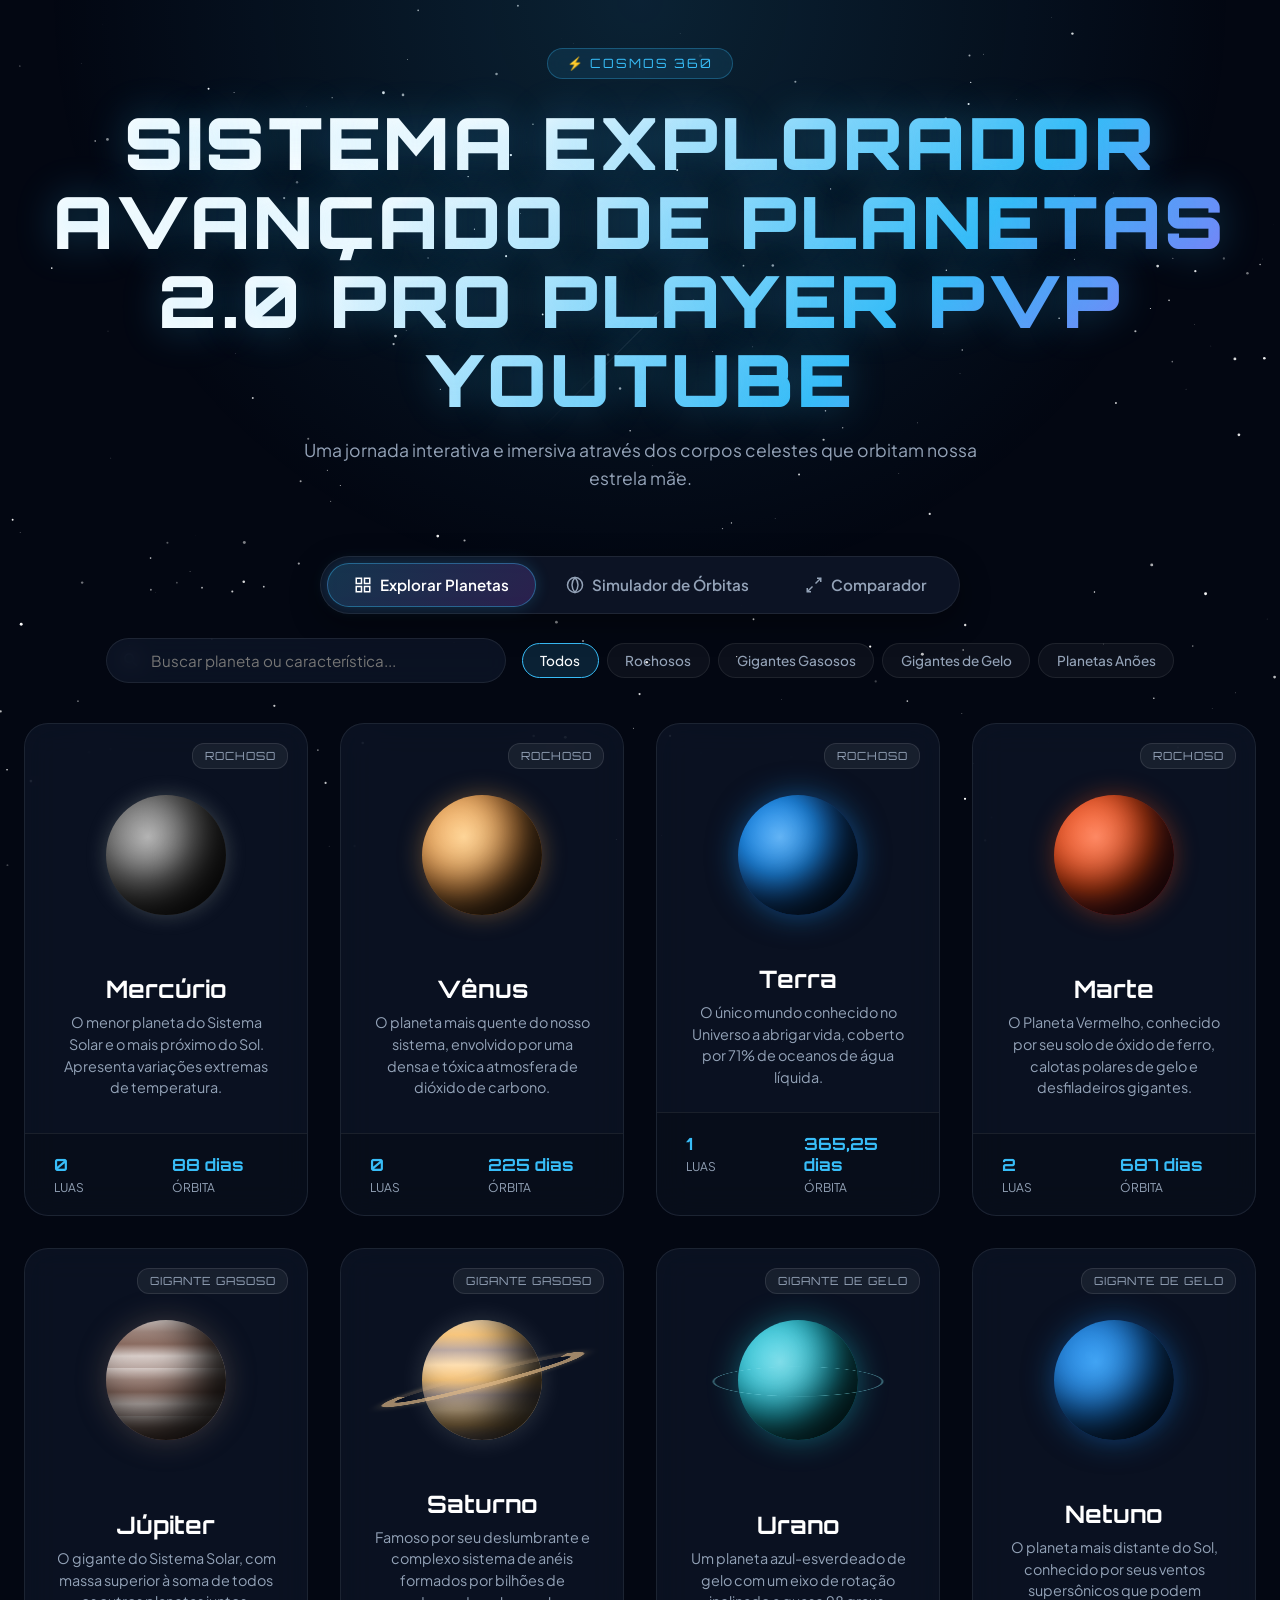
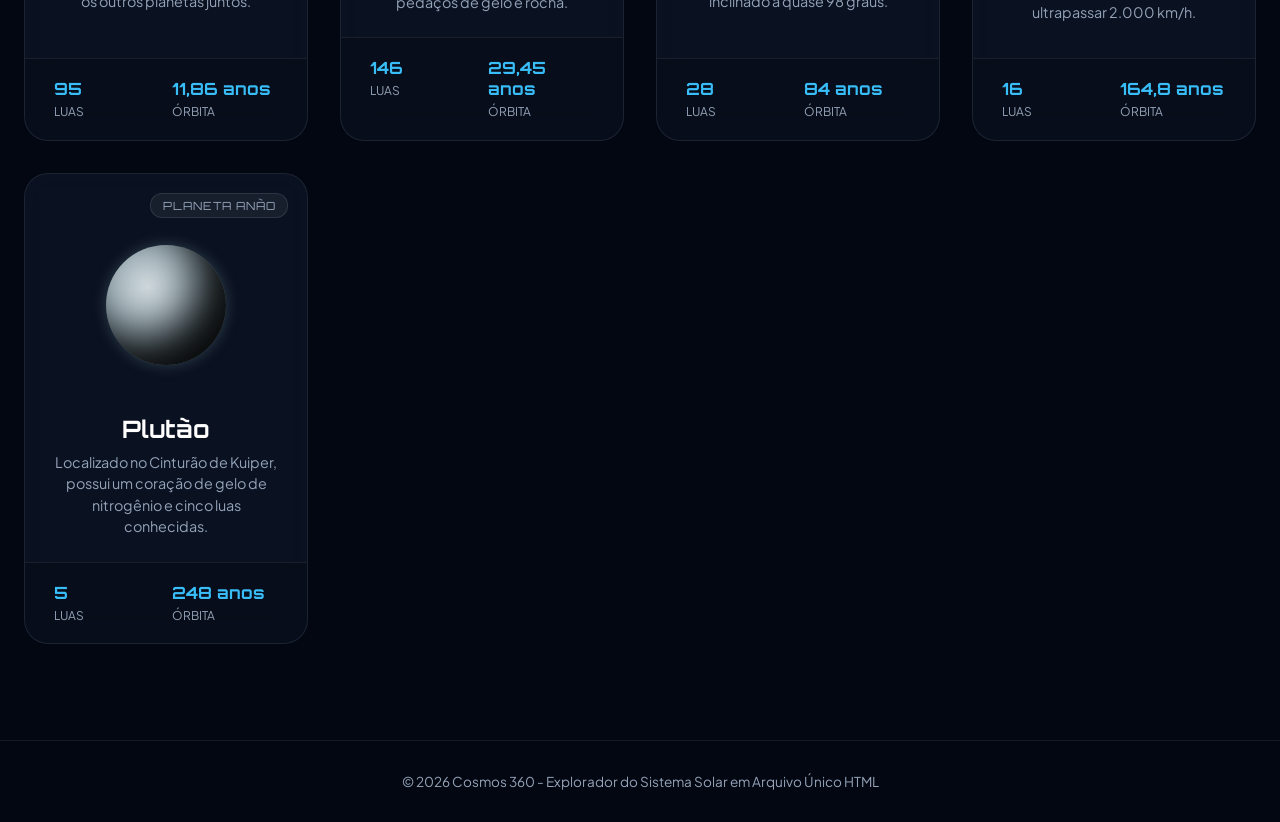
<file: planeta/planetas.html>
<!DOCTYPE html>
<html lang="pt-BR">
<head>
    <meta charset="UTF-8">
    <meta name="viewport" content="width=device-width, initial-scale=1.0">
    <meta name="description" content="Exploração interativa do Sistema Solar - descubra dados detalhados, simulações orbitais e comparações entre os planetas.">
    <title>Cosmos - Exploração Interativa do Sistema Solar</title>
    
    <!-- Google Fonts -->
    <link rel="preconnect" href="https://fonts.googleapis.com">
    <link rel="preconnect" href="https://fonts.gstatic.com" crossorigin>
    <link href="https://fonts.googleapis.com/css2?family=Orbitron:wght@400;600;800;900&family=Plus+Jakarta+Sans:wght@300;400;500;600;700&display=swap" rel="stylesheet">

    <style>
        :root {
            --bg-dark: #030712;
            --card-bg: rgba(15, 23, 42, 0.65);
            --card-border: rgba(255, 255, 255, 0.08);
            --card-hover-border: rgba(56, 189, 248, 0.5);
            --accent-cyan: #38bdf8;
            --accent-purple: #a855f7;
            --accent-gold: #fbbf24;
            --text-primary: #f8fafc;
            --text-secondary: #94a3b8;
            --font-title: 'Orbitron', sans-serif;
            --font-body: 'Plus Jakarta Sans', sans-serif;
        }

        * {
            margin: 0;
            padding: 0;
            box-sizing: border-box;
            font-family: var(--font-body);
        }

        body {
            background-color: var(--bg-dark);
            color: var(--text-primary);
            min-height: 100vh;
            overflow-x: hidden;
            position: relative;
        }

        /* Canvas de Fundo (Estrelas e Meteoros) */
        #spaceCanvas {
            position: fixed;
            top: 0;
            left: 0;
            width: 100%;
            height: 100%;
            z-index: -1;
            pointer-events: none;
        }

        /* Header e Navbar */
        header {
            padding: 3rem 2rem 1.5rem;
            text-align: center;
            position: relative;
            background: radial-gradient(circle at 50% 0%, rgba(56, 189, 248, 0.15), transparent 70%);
        }

        .logo-tag {
            display: inline-flex;
            align-items: center;
            gap: 0.5rem;
            background: rgba(56, 189, 248, 0.1);
            border: 1px solid rgba(56, 189, 248, 0.3);
            color: var(--accent-cyan);
            padding: 0.4rem 1.2rem;
            border-radius: 50px;
            font-family: var(--font-title);
            font-size: 0.8rem;
            letter-spacing: 2px;
            text-transform: uppercase;
            margin-bottom: 1.5rem;
            backdrop-filter: blur(8px);
        }

        h1 {
            font-family: var(--font-title);
            font-size: clamp(2.5rem, 6vw, 4.5rem);
            font-weight: 900;
            line-height: 1.1;
            background: linear-gradient(135deg, #ffffff 30%, var(--accent-cyan) 70%, var(--accent-purple));
            -webkit-background-clip: text;
            -webkit-text-fill-color: transparent;
            margin-bottom: 1rem;
            text-transform: uppercase;
            letter-spacing: 3px;
            text-shadow: 0 0 40px rgba(56, 189, 248, 0.3);
        }

        p.subtitle {
            color: var(--text-secondary);
            font-size: 1.1rem;
            max-width: 680px;
            margin: 0 auto 2.5rem;
            line-height: 1.6;
            font-weight: 400;
        }

        /* Controles Principais (Navegação por Abas, Busca e Filtros) */
        .controls-container {
            max-width: 1200px;
            margin: 0 auto 2.5rem;
            padding: 0 1.5rem;
            display: flex;
            flex-direction: column;
            gap: 1.5rem;
            align-items: center;
        }

        /* Abas Principais */
        .nav-tabs {
            display: flex;
            background: rgba(15, 23, 42, 0.8);
            padding: 0.4rem;
            border-radius: 50px;
            border: 1px solid var(--card-border);
            backdrop-filter: blur(12px);
            gap: 0.3rem;
            box-shadow: 0 10px 30px rgba(0, 0, 0, 0.4);
        }

        .tab-btn {
            background: transparent;
            border: none;
            color: var(--text-secondary);
            padding: 0.7rem 1.6rem;
            border-radius: 40px;
            font-size: 0.95rem;
            font-weight: 600;
            cursor: pointer;
            transition: all 0.3s cubic-bezier(0.4, 0, 0.2, 1);
            display: flex;
            align-items: center;
            gap: 0.5rem;
        }

        .tab-btn:hover {
            color: var(--text-primary);
        }

        .tab-btn.active {
            background: linear-gradient(135deg, rgba(56, 189, 248, 0.2), rgba(168, 85, 247, 0.2));
            color: #ffffff;
            border: 1px solid rgba(56, 189, 248, 0.4);
            box-shadow: 0 0 15px rgba(56, 189, 248, 0.2);
        }

        /* Barra de Busca e Filtros */
        .filter-bar {
            display: flex;
            flex-wrap: wrap;
            gap: 1rem;
            justify-content: center;
            align-items: center;
            width: 100%;
        }

        .search-box {
            position: relative;
            min-width: 280px;
            max-width: 400px;
            width: 100%;
        }

        .search-box input {
            width: 100%;
            background: rgba(15, 23, 42, 0.7);
            border: 1px solid var(--card-border);
            border-radius: 30px;
            padding: 0.75rem 1.2rem 0.75rem 2.8rem;
            color: var(--text-primary);
            font-size: 0.95rem;
            outline: none;
            backdrop-filter: blur(10px);
            transition: all 0.3s ease;
        }

        .search-box input:focus {
            border-color: var(--accent-cyan);
            box-shadow: 0 0 15px rgba(56, 189, 248, 0.25);
        }

        .search-box svg {
            position: absolute;
            left: 1rem;
            top: 50%;
            transform: translateY(-50%);
            width: 18px;
            height: 18px;
            fill: var(--text-secondary);
        }

        .filter-chips {
            display: flex;
            gap: 0.5rem;
            flex-wrap: wrap;
            justify-content: center;
        }

        .chip {
            background: rgba(255, 255, 255, 0.04);
            border: 1px solid var(--card-border);
            color: var(--text-secondary);
            padding: 0.5rem 1.1rem;
            border-radius: 20px;
            font-size: 0.85rem;
            font-weight: 500;
            cursor: pointer;
            transition: all 0.3s ease;
        }

        .chip:hover, .chip.active {
            background: rgba(56, 189, 248, 0.15);
            border-color: var(--accent-cyan);
            color: var(--text-primary);
        }

        /* Áreas de Conteúdo (Abas) */
        .content-section {
            display: none;
            max-width: 1280px;
            margin: 0 auto;
            padding: 0 1.5rem 4rem;
        }

        .content-section.active {
            display: block;
            animation: fadeIn 0.4s ease-out;
        }

        @keyframes fadeIn {
            from { opacity: 0; transform: translateY(10px); }
            to { opacity: 1; transform: translateY(0); }
        }

        /* GRID DE PLANETAS (Aba 1) */
        .planets-grid {
            display: grid;
            grid-template-columns: repeat(auto-fill, minmax(280px, 1fr));
            gap: 2rem;
        }

        .planet-card {
            background: var(--card-bg);
            border: 1px solid var(--card-border);
            border-radius: 24px;
            padding: 2.2rem 1.8rem 1.8rem;
            text-align: center;
            transition: all 0.4s cubic-bezier(0.175, 0.885, 0.32, 1.275);
            backdrop-filter: blur(16px);
            cursor: pointer;
            position: relative;
            overflow: hidden;
            display: flex;
            flex-direction: column;
            justify-content: space-between;
        }

        .planet-card::before {
            content: '';
            position: absolute;
            inset: 0;
            background: radial-gradient(circle at 50% 0%, rgba(255, 255, 255, 0.08), transparent 70%);
            opacity: 0;
            transition: opacity 0.4s ease;
        }

        .planet-card:hover {
            transform: translateY(-10px) scale(1.02);
            border-color: var(--card-hover-border);
            box-shadow: 0 20px 40px rgba(0, 0, 0, 0.6), 0 0 30px rgba(56, 189, 248, 0.15);
        }

        .planet-card:hover::before {
            opacity: 1;
        }

        .type-badge {
            position: absolute;
            top: 1.2rem;
            right: 1.2rem;
            font-size: 0.7rem;
            font-family: var(--font-title);
            padding: 0.3rem 0.7rem;
            border-radius: 12px;
            background: rgba(255, 255, 255, 0.06);
            border: 1px solid rgba(255, 255, 255, 0.1);
            color: var(--text-secondary);
            text-transform: uppercase;
            letter-spacing: 1px;
        }

        /* Renderização CSS 3D dos Planetas */
        .planet-visual-container {
            width: 160px;
            height: 160px;
            margin: 1rem auto 1.8rem;
            position: relative;
            display: flex;
            align-items: center;
            justify-content: center;
            perspective: 800px;
        }

        .planet-sphere {
            width: 120px;
            height: 120px;
            border-radius: 50%;
            position: relative;
            box-shadow: inset -25px -25px 40px rgba(0, 0, 0, 0.9), 
                        0 0 25px rgba(255, 255, 255, 0.15);
            transition: transform 0.6s ease;
            background-size: cover;
        }

        .planet-card:hover .planet-sphere {
            transform: rotate(15deg) scale(1.08);
        }

        /* Estilos e Texturas dos Planetas */
        .mercurio {
            background: radial-gradient(circle at 35% 35%, #b5b5b5, #707070 40%, #2b2b2b);
            box-shadow: inset -25px -25px 40px rgba(0,0,0,0.9), 0 0 20px rgba(181, 181, 181, 0.3);
        }
        .venus {
            background: radial-gradient(circle at 35% 35%, #ffd699, #e6994d 50%, #804d1a);
            box-shadow: inset -25px -25px 40px rgba(0,0,0,0.9), 0 0 25px rgba(230, 153, 77, 0.4);
        }
        .terra {
            background: radial-gradient(circle at 35% 35%, #64b5f6, #1e88e5 35%, #1565c0 60%, #0d47a1);
            box-shadow: inset -25px -25px 40px rgba(0,0,0,0.9), 0 0 30px rgba(30, 136, 229, 0.5);
        }
        .marte {
            background: radial-gradient(circle at 35% 35%, #ff8a65, #e64a19 50%, #880e4f);
            box-shadow: inset -25px -25px 40px rgba(0,0,0,0.9), 0 0 25px rgba(230, 74, 25, 0.4);
        }
        .jupiter {
            background: repeating-linear-gradient(
                180deg,
                #d7ccc8 0px,
                #a1887f 12px,
                #8d6e63 24px,
                #d7ccc8 36px,
                #bcaaa4 48px
            );
            box-shadow: inset -25px -25px 40px rgba(0,0,0,0.9), 0 0 30px rgba(141, 110, 99, 0.4);
        }
        .saturno-sphere {
            background: repeating-linear-gradient(
                180deg,
                #ffe0b2 0px,
                #ffcc80 15px,
                #bcaaa4 30px,
                #ffe0b2 45px
            );
        }
        /* Anéis de Saturno */
        .saturno-rings {
            position: absolute;
            width: 210px;
            height: 65px;
            border-radius: 50%;
            border: 14px solid rgba(222, 184, 135, 0.7);
            border-top-color: rgba(222, 184, 135, 0.2);
            transform: rotateX(75deg) rotateY(-15deg);
            box-shadow: 0 0 15px rgba(222, 184, 135, 0.3);
            pointer-events: none;
        }
        .urano-sphere {
            background: radial-gradient(circle at 35% 35%, #80deea, #26c6da 50%, #00838f);
            box-shadow: inset -25px -25px 40px rgba(0,0,0,0.9), 0 0 30px rgba(38, 198, 218, 0.4);
        }
        .urano-rings {
            position: absolute;
            width: 170px;
            height: 170px;
            border-radius: 50%;
            border: 2px solid rgba(128, 222, 234, 0.4);
            transform: rotateX(80deg) rotateZ(85deg);
            pointer-events: none;
        }
        .netuno {
            background: radial-gradient(circle at 35% 35%, #42a5f5, #1976d2 50%, #0d47a1);
            box-shadow: inset -25px -25px 40px rgba(0,0,0,0.9), 0 0 30px rgba(25, 118, 210, 0.5);
        }
        .plutao {
            background: radial-gradient(circle at 35% 35%, #cfd8dc, #90a4ae 50%, #37474f);
            box-shadow: inset -25px -25px 40px rgba(0,0,0,0.9), 0 0 15px rgba(144, 164, 174, 0.3);
        }

        .planet-card h3 {
            font-family: var(--font-title);
            font-size: 1.5rem;
            margin-bottom: 0.5rem;
            color: #ffffff;
        }

        .planet-card p.desc {
            color: var(--text-secondary);
            font-size: 0.9rem;
            line-height: 1.5;
            margin-bottom: 1.5rem;
            min-height: 2.7rem;
        }

        .quick-stats {
            display: grid;
            grid-template-columns: 1fr 1fr;
            gap: 0.8rem;
            padding-top: 1.2rem;
            border-top: 1px solid rgba(255, 255, 255, 0.08);
            background: rgba(0, 0, 0, 0.2);
            margin: 0 -1.8rem -1.8rem;
            padding: 1.2rem 1.8rem;
            border-bottom-left-radius: 24px;
            border-bottom-right-radius: 24px;
        }

        .q-stat {
            text-align: left;
        }

        .q-stat .val {
            display: block;
            font-family: var(--font-title);
            font-size: 1.05rem;
            font-weight: 700;
            color: var(--accent-cyan);
        }

        .q-stat .lbl {
            font-size: 0.75rem;
            color: var(--text-secondary);
            text-transform: uppercase;
        }

        /* MODAL DE DETALHES */
        .modal-overlay {
            position: fixed;
            inset: 0;
            background: rgba(3, 7, 18, 0.85);
            backdrop-filter: blur(16px);
            z-index: 1000;
            display: flex;
            align-items: center;
            justify-content: center;
            padding: 1.5rem;
            opacity: 0;
            pointer-events: none;
            transition: all 0.3s ease;
        }

        .modal-overlay.active {
            opacity: 1;
            pointer-events: auto;
        }

        .modal-card {
            background: rgba(15, 23, 42, 0.95);
            border: 1px solid var(--card-hover-border);
            border-radius: 28px;
            max-width: 800px;
            width: 100%;
            max-height: 90vh;
            overflow-y: auto;
            padding: 2.5rem;
            position: relative;
            box-shadow: 0 25px 50px -12px rgba(0, 0, 0, 0.8);
            transform: scale(0.9);
            transition: transform 0.3s ease;
        }

        .modal-overlay.active .modal-card {
            transform: scale(1);
        }

        .close-btn {
            position: absolute;
            top: 1.5rem;
            right: 1.5rem;
            background: rgba(255, 255, 255, 0.08);
            border: none;
            color: #fff;
            width: 40px;
            height: 40px;
            border-radius: 50%;
            font-size: 1.2rem;
            cursor: pointer;
            transition: all 0.2s ease;
            display: flex;
            align-items: center;
            justify-content: center;
        }

        .close-btn:hover {
            background: rgba(239, 68, 68, 0.3);
            color: #ef4444;
        }

        .modal-header {
            display: flex;
            align-items: center;
            gap: 2rem;
            margin-bottom: 2rem;
            flex-wrap: wrap;
        }

        .modal-header h2 {
            font-family: var(--font-title);
            font-size: 2.5rem;
            color: #fff;
        }

        .modal-grid {
            display: grid;
            grid-template-columns: repeat(auto-fit, minmax(200px, 1fr));
            gap: 1.2rem;
            margin-bottom: 2rem;
        }

        .modal-stat-box {
            background: rgba(255, 255, 255, 0.03);
            border: 1px solid rgba(255, 255, 255, 0.08);
            padding: 1.2rem;
            border-radius: 16px;
        }

        .modal-stat-box .title {
            font-size: 0.8rem;
            color: var(--text-secondary);
            text-transform: uppercase;
            letter-spacing: 1px;
            margin-bottom: 0.4rem;
        }

        .modal-stat-box .value {
            font-family: var(--font-title);
            font-size: 1.3rem;
            font-weight: 700;
            color: var(--accent-cyan);
        }

        .modal-text {
            color: var(--text-secondary);
            line-height: 1.8;
            font-size: 1rem;
            margin-bottom: 1.5rem;
        }

        /* ABA SIMULADOR DE ÓRBITAS */
        .orbit-container {
            background: rgba(15, 23, 42, 0.5);
            border: 1px solid var(--card-border);
            border-radius: 28px;
            padding: 2rem;
            position: relative;
            min-height: 600px;
            display: flex;
            align-items: center;
            justify-content: center;
            overflow: hidden;
        }

        .sun-center {
            width: 70px;
            height: 70px;
            background: radial-gradient(circle, #fff, #fbbf24 60%, #d97706);
            border-radius: 50%;
            box-shadow: 0 0 60px #fbbf24, 0 0 100px rgba(251, 191, 36, 0.5);
            position: absolute;
            z-index: 10;
        }

        .orbit-ring {
            position: absolute;
            border: 1px dashed rgba(255, 255, 255, 0.12);
            border-radius: 50%;
            animation: rotateOrbit linear infinite;
        }

        .orbit-planet-dot {
            position: absolute;
            top: 50%;
            left: 0;
            transform: translate(-50%, -50%);
            border-radius: 50%;
        }

        @keyframes rotateOrbit {
            from { transform: rotate(0deg); }
            to { transform: rotate(360deg); }
        }

        /* ABA COMPARADOR DE PLANETAS */
        .comparator-container {
            background: var(--card-bg);
            border: 1px solid var(--card-border);
            border-radius: 28px;
            padding: 2.5rem;
            backdrop-filter: blur(16px);
        }

        .comparator-selectors {
            display: grid;
            grid-template-columns: 1fr 1fr;
            gap: 2rem;
            margin-bottom: 3rem;
        }

        .selector-group label {
            display: block;
            font-family: var(--font-title);
            font-size: 0.9rem;
            color: var(--accent-cyan);
            margin-bottom: 0.8rem;
        }

        .selector-group select {
            width: 100%;
            background: rgba(3, 7, 18, 0.8);
            border: 1px solid var(--card-border);
            color: #fff;
            padding: 0.9rem 1.2rem;
            border-radius: 16px;
            font-size: 1rem;
            outline: none;
            cursor: pointer;
        }

        .comparison-display {
            display: grid;
            grid-template-columns: 1fr 1fr;
            gap: 2rem;
        }

        .compare-card {
            background: rgba(255, 255, 255, 0.02);
            border: 1px solid rgba(255, 255, 255, 0.06);
            border-radius: 20px;
            padding: 2rem;
            text-align: center;
        }

        .compare-card h4 {
            font-family: var(--font-title);
            font-size: 1.6rem;
            margin-bottom: 1.5rem;
        }

        .compare-stat-row {
            display: flex;
            justify-content: space-between;
            padding: 0.8rem 0;
            border-bottom: 1px solid rgba(255, 255, 255, 0.06);
            font-size: 0.95rem;
        }

        .compare-stat-row span:first-child {
            color: var(--text-secondary);
        }

        .compare-stat-row span:last-child {
            font-weight: 700;
            color: var(--accent-cyan);
        }

        /* Rodapé */
        footer {
            text-align: center;
            padding: 2rem;
            color: var(--text-secondary);
            font-size: 0.85rem;
            border-top: 1px solid var(--card-border);
            margin-top: 2rem;
        }

        /* Responsividade */
        @media (max-width: 768px) {
            header { padding: 2rem 1rem; }
            h1 { font-size: 2.2rem; }
            .comparator-selectors, .comparison-display { grid-template-columns: 1fr; }
            .nav-tabs { flex-direction: column; width: 100%; border-radius: 20px; }
            .tab-btn { justify-content: center; }
        }
    </style>
</head>
<body>

    <!-- Canvas de Fundo Animado -->
    <canvas id="spaceCanvas"></canvas>

    <!-- Cabeçalho -->
    <header>
        <div class="logo-tag">⚡ Cosmos 360</div>
        <h1>Sistema Explorador Avançado de planetas 2.0 pro player pvp youtube</h1>
        <p class="subtitle">Uma jornada interativa e imersiva através dos corpos celestes que orbitam nossa estrela mãe.</p>
    </header>

    <!-- Controles de Navegação -->
    <div class="controls-container">
        <!-- Abas -->
        <nav class="nav-tabs">
            <button class="tab-btn active" data-tab="tab-grid">
                <svg width="18" height="18" viewBox="0 0 24 24" fill="none" stroke="currentColor" stroke-width="2"><rect x="3" y="3" width="7" height="7"></rect><rect x="14" y="3" width="7" height="7"></rect><rect x="14" y="14" width="7" height="7"></rect><rect x="3" y="14" width="7" height="7"></rect></svg>
                Explorar Planetas
            </button>
            <button class="tab-btn" data-tab="tab-orbit">
                <svg width="18" height="18" viewBox="0 0 24 24" fill="none" stroke="currentColor" stroke-width="2"><circle cx="12" cy="12" r="10"></circle><path d="M12 2a15.3 15.3 0 0 1 4 10 15.3 15.3 0 0 1-4 10 15.3 15.3 0 0 1-4-10 15.3 15.3 0 0 1 4-10z"></path></svg>
                Simulador de Órbitas
            </button>
            <button class="tab-btn" data-tab="tab-compare">
                <svg width="18" height="18" viewBox="0 0 24 24" fill="none" stroke="currentColor" stroke-width="2"><path d="M16 3h5v5"></path><path d="M8 21H3v-5"></path><path d="M21 3l-7 7"></path><path d="M3 21l7-7"></path></svg>
                Comparador
            </button>
        </nav>

        <!-- Filtros e Busca (Visível apenas na aba Grid) -->
        <div class="filter-bar" id="filterBar">
            <div class="search-box">
                <svg viewBox="0 0 24 24"><path d="M15.5 14h-.79l-.28-.27C15.41 12.59 16 11.11 16 9.5 16 5.91 13.09 3 9.5 3S3 5.91 3 9.5 5.91 16 9.5 16c1.61 0 3.09-.59 4.23-1.57l.27.28v.79l5 4.99L20.49 19l-4.99-5zm-6 0C7.01 14 5 11.99 5 9.5S7.01 5 9.5 5 14 7.01 14 9.5 11.99 14 9.5 14z"/></svg>
                <input type="text" id="searchInput" placeholder="Buscar planeta ou característica...">
            </div>
            <div class="filter-chips">
                <button class="chip active" data-filter="all">Todos</button>
                <button class="chip" data-filter="rochoso">Rochosos</button>
                <button class="chip" data-filter="gasoso">Gigantes Gasosos</button>
                <button class="chip" data-filter="gelo">Gigantes de Gelo</button>
                <button class="chip" data-filter="anao">Planetas Anões</button>
            </div>
        </div>
    </div>

    <!-- SEÇÃO 1: GRID DE PLANETAS -->
    <main id="tab-grid" class="content-section active">
        <div class="planets-grid" id="planetsGrid"></div>
    </main>

    <!-- SEÇÃO 2: SIMULADOR DE ÓRBITAS -->
    <section id="tab-orbit" class="content-section">
        <div class="orbit-container" id="orbitContainer">
            <div class="sun-center"></div>
            <!-- Aneis orbitais gerados via JS -->
        </div>
    </section>

    <!-- SEÇÃO 3: COMPARADOR DE PLANETAS -->
    <section id="tab-compare" class="content-section">
        <div class="comparator-container">
            <div class="comparator-selectors">
                <div class="selector-group">
                    <label for="selectPlanet1">Planeta 1</label>
                    <select id="selectPlanet1"></select>
                </div>
                <div class="selector-group">
                    <label for="selectPlanet2">Planeta 2</label>
                    <select id="selectPlanet2"></select>
                </div>
            </div>
            <div class="comparison-display" id="comparisonDisplay"></div>
        </div>
    </section>

    <!-- MODAL DE DETALHES -->
    <div class="modal-overlay" id="planetModal">
        <div class="modal-card">
            <button class="close-btn" id="closeModal">&times;</button>
            <div class="modal-header">
                <div class="planet-visual-container" id="modalVisual"></div>
                <div>
                    <span class="type-badge" id="modalType"></span>
                    <h2 id="modalName"></h2>
                </div>
            </div>
            <p class="modal-text" id="modalDesc"></p>
            <div class="modal-grid" id="modalGrid"></div>
            <div style="margin-top:1.5rem;">
                <h4 style="font-family: var(--font-title); margin-bottom: 0.8rem; color: var(--accent-cyan);">Curiosidade</h4>
                <p class="modal-text" id="modalCuriosity" style="margin-bottom:0; font-style: italic;"></p>
            </div>
        </div>
    </div>

    <footer>
        <p>© 2026 Cosmos 360 - Explorador do Sistema Solar em Arquivo Único HTML</p>
    </footer>

    <script>
        // DATA DOS PLANETAS
        const planetsData = [
            {
                id: 'mercurio',
                name: 'Mercúrio',
                type: 'rochoso',
                typeLabel: 'Rochoso',
                desc: 'O menor planeta do Sistema Solar e o mais próximo do Sol. Apresenta variações extremas de temperatura.',
                curiosity: 'Um dia em Mercúrio (do nascer ao pôr do sol) dura o equivalente a 176 dias terrestres!',
                diameter: '4.879 km',
                distance: '57,9 mi km',
                orbit: '88 dias',
                dayLength: '59 dias',
                moons: 0,
                temp: '-173°C a 427°C',
                classVisual: 'mercurio',
                orbitRadius: 90,
                orbitSpeed: 8
            },
            {
                id: 'venus',
                name: 'Vênus',
                type: 'rochoso',
                typeLabel: 'Rochoso',
                desc: 'O planeta mais quente do nosso sistema, envolvido por uma densa e tóxica atmosfera de dióxido de carbono.',
                curiosity: 'Vênus gira no sentido oposto à maioria dos planetas (rotação retrógrada) e seu dia é mais longo que seu ano.',
                diameter: '12.104 km',
                distance: '108,2 mi km',
                orbit: '225 dias',
                dayLength: '243 dias',
                moons: 0,
                temp: '462°C (média)',
                classVisual: 'venus',
                orbitRadius: 130,
                orbitSpeed: 14
            },
            {
                id: 'terra',
                name: 'Terra',
                type: 'rochoso',
                typeLabel: 'Rochoso',
                desc: 'O único mundo conhecido no Universo a abrigar vida, coberto por 71% de oceanos de água líquida.',
                curiosity: 'A velocidade de rotação da Terra diminui cerca de 17 milissegundos a cada 100 anos, aumentando a duração dos dias.',
                diameter: '12.742 km',
                distance: '149,6 mi km',
                orbit: '365,25 dias',
                dayLength: '24 horas',
                moons: 1,
                temp: '15°C (média)',
                classVisual: 'terra',
                orbitRadius: 175,
                orbitSpeed: 20
            },
            {
                id: 'marte',
                name: 'Marte',
                type: 'rochoso',
                typeLabel: 'Rochoso',
                desc: 'O Planeta Vermelho, conhecido por seu solo de óxido de ferro, calotas polares de gelo e desfiladeiros gigantes.',
                curiosity: 'Abriga o Olympus Mons, o maior vulcão do Sistema Solar, com quase três vezes a altura do Monte Everest.',
                diameter: '6.779 km',
                distance: '227,9 mi km',
                orbit: '687 dias',
                dayLength: '24,6 horas',
                moons: 2,
                temp: '-63°C (média)',
                classVisual: 'marte',
                orbitRadius: 220,
                orbitSpeed: 30
            },
            {
                id: 'jupiter',
                name: 'Júpiter',
                type: 'gasoso',
                typeLabel: 'Gigante Gasoso',
                desc: 'O gigante do Sistema Solar, com massa superior à soma de todos os outros planetas juntos.',
                curiosity: 'Sua famosa Grande Mancha Vermelha é uma tempestade gigante maior que a própria Terra que dura há séculos.',
                diameter: '139.820 km',
                distance: '778,5 mi km',
                orbit: '11,86 anos',
                dayLength: '9,9 horas',
                moons: 95,
                temp: '-110°C (média)',
                classVisual: 'jupiter',
                orbitRadius: 275,
                orbitSpeed: 45
            },
            {
                id: 'saturno',
                name: 'Saturno',
                type: 'gasoso',
                typeLabel: 'Gigante Gasoso',
                desc: 'Famoso por seu deslumbrante e complexo sistema de anéis formados por bilhões de pedaços de gelo e rocha.',
                curiosity: 'Saturno tem uma densidade tão baixa que boiaria na água se existisse um oceano grande o suficiente!',
                diameter: '116.460 km',
                distance: '1.434 mi km',
                orbit: '29,45 anos',
                dayLength: '10,7 horas',
                moons: 146,
                temp: '-140°C (média)',
                classVisual: 'saturno-sphere',
                hasRings: true,
                orbitRadius: 330,
                orbitSpeed: 65
            },
            {
                id: 'urano',
                name: 'Urano',
                type: 'gelo',
                typeLabel: 'Gigante de Gelo',
                desc: 'Um planeta azul-esverdeado de gelo com um eixo de rotação inclinado a quase 98 graus.',
                curiosity: 'Devido à sua inclinação extrema, cada polo de Urano passa 42 anos sob luz solar contínua seguidos de 42 anos de escuridão.',
                diameter: '50.724 km',
                distance: '2.871 mi km',
                orbit: '84 anos',
                dayLength: '17,2 horas',
                moons: 28,
                temp: '-195°C (média)',
                classVisual: 'urano-sphere',
                hasUranoRings: true,
                orbitRadius: 380,
                orbitSpeed: 85
            },
            {
                id: 'netuno',
                name: 'Netuno',
                type: 'gelo',
                typeLabel: 'Gigante de Gelo',
                desc: 'O planeta mais distante do Sol, conhecido por seus ventos supersônicos que podem ultrapassar 2.000 km/h.',
                curiosity: 'Netuno foi o primeiro planeta localizado através de cálculos matemáticos antes de ser observado por telescópio.',
                diameter: '49.244 km',
                distance: '4.495 mi km',
                orbit: '164,8 anos',
                dayLength: '16,1 horas',
                moons: 16,
                temp: '-200°C (média)',
                classVisual: 'netuno',
                orbitRadius: 430,
                orbitSpeed: 110
            },
            {
                id: 'plutao',
                name: 'Plutão',
                type: 'anao',
                typeLabel: 'Planeta Anão',
                desc: 'Localizado no Cinturão de Kuiper, possui um coração de gelo de nitrogênio e cinco luas conhecidas.',
                curiosity: 'Plutão é menor que a Lua da Terra e menor até mesmo do que a área territorial dos Estados Unidos.',
                diameter: '2.376 km',
                distance: '5.906 mi km',
                orbit: '248 anos',
                dayLength: '6,4 dias',
                moons: 5,
                temp: '-230°C (média)',
                classVisual: 'plutao',
                orbitRadius: 470,
                orbitSpeed: 140
            }
        ];

        // REFERÊNCIAS DOM
        const gridContainer = document.getElementById('planetsGrid');
        const searchInput = document.getElementById('searchInput');
        const chips = document.querySelectorAll('.chip');
        const tabBtns = document.querySelectorAll('.tab-btn');
        const contentSections = document.querySelectorAll('.content-section');
        const filterBar = document.getElementById('filterBar');

        let currentFilter = 'all';
        let currentSearch = '';

        // RENDERIZAR GRID DE PLANETAS
        function renderPlanets() {
            gridContainer.innerHTML = '';
            
            const filtered = planetsData.filter(planet => {
                const matchesFilter = currentFilter === 'all' || planet.type === currentFilter;
                const matchesSearch = planet.name.toLowerCase().includes(currentSearch.toLowerCase()) || 
                                      planet.desc.toLowerCase().includes(currentSearch.toLowerCase());
                return matchesFilter && matchesSearch;
            });

            if(filtered.length === 0) {
                gridContainer.innerHTML = `
                    <div style="grid-column: 1/-1; text-align:center; padding: 4rem; color: var(--text-secondary);">
                        <h3>Nenhum planeta encontrado</h3>
                        <p style="margin-top:0.5rem;">Tente ajustar sua busca ou filtro.</p>
                    </div>
                `;
                return;
            }

            filtered.forEach(planet => {
                const card = document.createElement('article');
                card.className = 'planet-card';

                let visualHtml = `<div class="planet-sphere ${planet.classVisual}"></div>`;
                if (planet.hasRings) {
                    visualHtml += `<div class="saturno-rings"></div>`;
                }
                if (planet.hasUranoRings) {
                    visualHtml += `<div class="urano-rings"></div>`;
                }

                card.innerHTML = `
                    <span class="type-badge">${planet.typeLabel}</span>
                    <div class="planet-visual-container">
                        ${visualHtml}
                    </div>
                    <div>
                        <h3>${planet.name}</h3>
                        <p class="desc">${planet.desc}</p>
                    </div>
                    <div class="quick-stats">
                        <div class="q-stat">
                            <span class="val">${planet.moons}</span>
                            <span class="lbl">Luas</span>
                        </div>
                        <div class="q-stat">
                            <span class="val">${planet.orbit}</span>
                            <span class="lbl">Órbita</span>
                        </div>
                    </div>
                `;

                card.addEventListener('click', () => openModal(planet));
                gridContainer.appendChild(card);
            });
        }

        // CONTROLAR MODAL
        const modal = document.getElementById('planetModal');
        const closeModalBtn = document.getElementById('closeModal');

        function openModal(planet) {
            let visualHtml = `<div class="planet-sphere ${planet.classVisual}" style="width: 140px; height: 140px;"></div>`;
            if (planet.hasRings) {
                visualHtml += `<div class="saturno-rings" style="width: 230px; height: 75px;"></div>`;
            }
            if (planet.hasUranoRings) {
                visualHtml += `<div class="urano-rings" style="width: 190px; height: 190px;"></div>`;
            }

            document.getElementById('modalVisual').innerHTML = visualHtml;
            document.getElementById('modalName').textContent = planet.name;
            document.getElementById('modalType').textContent = planet.typeLabel;
            document.getElementById('modalDesc').textContent = planet.desc;
            document.getElementById('modalCuriosity').textContent = `"${planet.curiosity}"`;

            document.getElementById('modalGrid').innerHTML = `
                <div class="modal-stat-box"><div class="title">Diâmetro</div><div class="value">${planet.diameter}</div></div>
                <div class="modal-stat-box"><div class="title">Distância do Sol</div><div class="value">${planet.distance}</div></div>
                <div class="modal-stat-box"><div class="title">Período Orbital</div><div class="value">${planet.orbit}</div></div>
                <div class="modal-stat-box"><div class="title">Duração do Dia</div><div class="value">${planet.dayLength}</div></div>
                <div class="modal-stat-box"><div class="title">Número de Luas</div><div class="value">${planet.moons}</div></div>
                <div class="modal-stat-box"><div class="title">Temperatura Média</div><div class="value">${planet.temp}</div></div>
            `;

            modal.classList.add('active');
        }

        closeModalBtn.addEventListener('click', () => modal.classList.remove('active'));
        modal.addEventListener('click', (e) => {
            if (e.target === modal) modal.classList.remove('active');
        });

        // SIMULADOR DE ÓRBITAS
        function buildOrbits() {
            const container = document.getElementById('orbitContainer');
            // Limpa órbitas antigas
            const existingRings = container.querySelectorAll('.orbit-ring');
            existingRings.forEach(r => r.remove());

            planetsData.forEach(p => {
                const ring = document.createElement('div');
                ring.className = 'orbit-ring';
                const size = p.orbitRadius * 2;
                ring.style.width = `${size}px`;
                ring.style.height = `${size}px`;
                ring.style.animationDuration = `${p.orbitSpeed}s`;

                const dot = document.createElement('div');
                dot.className = `orbit-planet-dot ${p.classVisual}`;
                dot.style.width = '16px';
                dot.style.height = '16px';
                dot.title = p.name;

                ring.appendChild(dot);
                container.appendChild(ring);
            });
        }

        // COMPARADOR DE PLANETAS
        const select1 = document.getElementById('selectPlanet1');
        const select2 = document.getElementById('selectPlanet2');
        const compareDisplay = document.getElementById('comparisonDisplay');

        function setupComparator() {
            select1.innerHTML = '';
            select2.innerHTML = '';
            planetsData.forEach((p, index) => {
                select1.add(new Option(p.name, p.id, false, index === 2)); // Terra
                select2.add(new Option(p.name, p.id, false, index === 3)); // Marte
            });

            select1.addEventListener('change', updateComparison);
            select2.addEventListener('change', updateComparison);
            updateComparison();
        }

        function updateComparison() {
            const p1 = planetsData.find(p => p.id === select1.value);
            const p2 = planetsData.find(p => p.id === select2.value);

            function renderCompareCard(planet) {
                return `
                    <div class="compare-card">
                        <div class="planet-visual-container" style="height: 120px;">
                            <div class="planet-sphere ${planet.classVisual}" style="width: 90px; height: 90px;"></div>
                        </div>
                        <h4>${planet.name}</h4>
                        <div class="compare-stat-row"><span>Tipo</span><span>${planet.typeLabel}</span></div>
                        <div class="compare-stat-row"><span>Diâmetro</span><span>${planet.diameter}</span></div>
                        <div class="compare-stat-row"><span>Distância do Sol</span><span>${planet.distance}</span></div>
                        <div class="compare-stat-row"><span>Período Orbital</span><span>${planet.orbit}</span></div>
                        <div class="compare-stat-row"><span>Duração do Dia</span><span>${planet.dayLength}</span></div>
                        <div class="compare-stat-row"><span>Luas</span><span>${planet.moons}</span></div>
                        <div class="compare-stat-row"><span>Temperatura Média</span><span>${planet.temp}</span></div>
                    </div>
                `;
            }

            compareDisplay.innerHTML = renderCompareCard(p1) + renderCompareCard(p2);
        }

        // EVENTOS DE BUSCA E FILTROS
        searchInput.addEventListener('input', (e) => {
            currentSearch = e.target.value;
            renderPlanets();
        });

        chips.forEach(chip => {
            chip.addEventListener('click', () => {
                chips.forEach(c => c.classList.remove('active'));
                chip.classList.add('active');
                currentFilter = chip.dataset.filter;
                renderPlanets();
            });
        });

        // TROCA DE ABAS
        tabBtns.forEach(btn => {
            btn.addEventListener('click', () => {
                tabBtns.forEach(b => b.classList.remove('active'));
                contentSections.forEach(s => s.classList.remove('active'));

                btn.classList.add('active');
                const activeTabId = btn.dataset.tab;
                document.getElementById(activeTabId).classList.add('active');

                // Esconde a barra de busca se não estiver na aba de grid
                if (activeTabId === 'tab-grid') {
                    filterBar.style.display = 'flex';
                } else {
                    filterBar.style.display = 'none';
                }
            });
        });

        // ANIMAÇÃO DE ESTRELAS NO CANVAS
        const canvas = document.getElementById('spaceCanvas');
        const ctx = canvas.getContext('2d');

        let width = canvas.width = window.innerWidth;
        let height = canvas.height = window.innerHeight;

        window.addEventListener('resize', () => {
            width = canvas.width = window.innerWidth;
            height = canvas.height = window.innerHeight;
        });

        const stars = Array.from({ length: 250 }, () => ({
            x: Math.random() * width,
            y: Math.random() * height,
            radius: Math.random() * 1.5,
            alpha: Math.random(),
            speed: Math.random() * 0.02 + 0.005
        }));

        let shootingStars = [];

        function addShootingStar() {
            if (Math.random() < 0.03 && shootingStars.length < 3) {
                shootingStars.push({
                    x: Math.random() * width,
                    y: Math.random() * (height / 2),
                    len: Math.random() * 80 + 50,
                    speed: Math.random() * 10 + 6,
                    size: Math.random() * 1 + 0.1,
                    waitTime: new Date().getTime(),
                    active: true
                });
            }
        }

        function drawSpace() {
            ctx.clearRect(0, 0, width, height);

            // Estrelas piscando
            stars.forEach(star => {
                star.alpha += star.speed;
                if (star.alpha > 1 || star.alpha < 0) star.speed = -star.speed;

                ctx.beginPath();
                ctx.arc(star.x, star.y, star.radius, 0, Math.PI * 2);
                ctx.fillStyle = `rgba(255, 255, 255, ${Math.abs(star.alpha)})`;
                ctx.fill();
            });

            // Estrelas cadentes
            addShootingStar();
            shootingStars.forEach((s, index) => {
                if (s.active) {
                    ctx.beginPath();
                    const gradient = ctx.createLinearGradient(s.x, s.y, s.x - s.len, s.y + s.len);
                    gradient.addColorStop(0, 'rgba(255, 255, 255, 1)');
                    gradient.addColorStop(1, 'rgba(255, 255, 255, 0)');
                    ctx.strokeStyle = gradient;
                    ctx.lineWidth = s.size;
                    ctx.moveTo(s.x, s.y);
                    ctx.lineTo(s.x - s.len, s.y + s.len);
                    ctx.stroke();

                    s.x += s.speed;
                    s.y += s.speed;

                    if (s.x > width || s.y > height) {
                        shootingStars.splice(index, 1);
                    }
                }
            });

            requestAnimationFrame(drawSpace);
        }

        // INICIALIZAÇÃO
        renderPlanets();
        buildOrbits();
        setupComparator();
        drawSpace();
    </script>
</body>
</html>
</file>
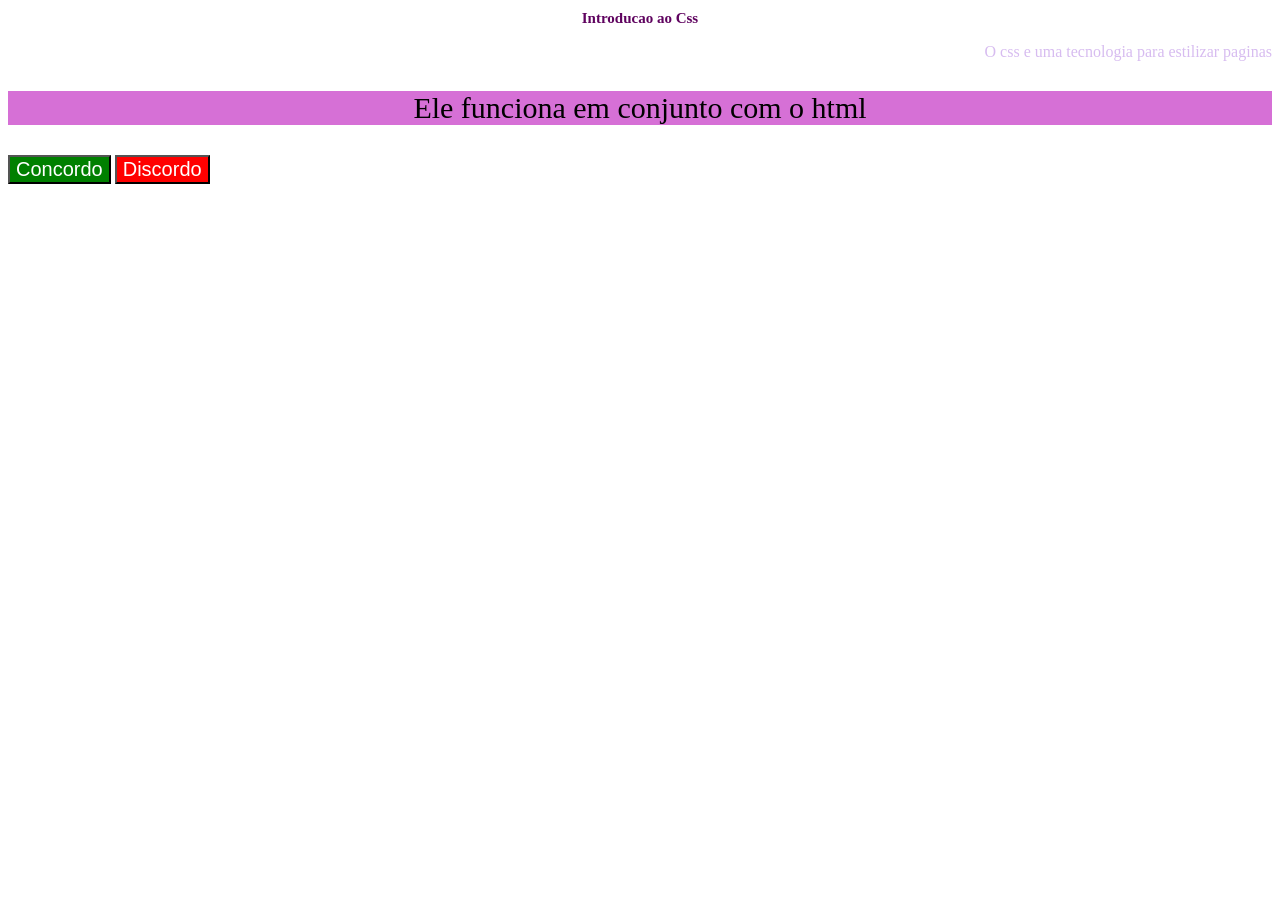
<file: referencias/1/07_introducao.html>
<!DOCTYPE html>
<html lang="en">
<head>
    <meta charset="UTF-8">
    <meta name="viewport" content="width=, initial-scale=1.0">
    <title>Document</title>
</head>
<body>
    
    <h1 style="color: rgb(95, 3, 95); font-size: 15px; text-align: center;"  >Introducao ao Css</h1>

    <p style="color: rgb(215, 188, 240); text-align: end; " >O css e uma tecnologia para estilizar paginas</p>
    <p style="font-size: 30px; text-align: center; background-color: rgb(214, 112, 214); " >Ele funciona em conjunto com o html</p>

    <button style="color: rgb(255, 255, 255); background-color: green; font-size: 20px; " >Concordo</button>
    <button style="color: rgb(255, 255, 255); background-color: red; font-size: 20px; " >Discordo</button>


</body>
</html>
</file>
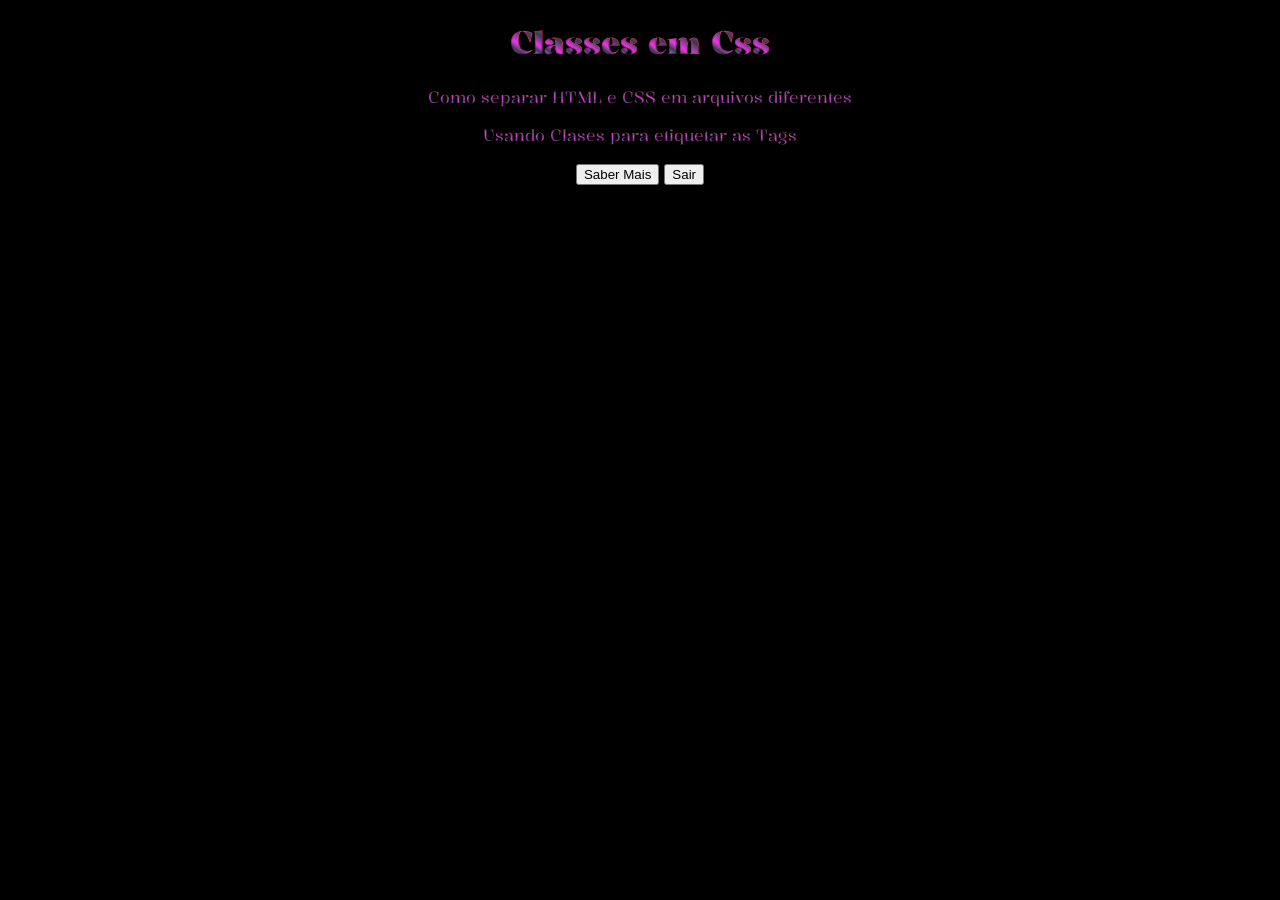
<file: referencias/1/08_folhas.html>
<!DOCTYPE html>
<html lang="en">
<head>
    <meta charset="UTF-8">
    <meta name="viewport" content="width=device-width, initial-scale=1.0">
    <link rel="stylesheet" href="./08_folhas.css" />
    <title>Classes CSs</title>
</head>
<body>
    
    <h1>Classes em Css</h1>

    <p>Como separar HTML e CSS em arquivos diferentes</p>
    <p>Usando Clases para etiquetar as Tags</p>

    <button>Saber Mais</button>
    <button>Sair</button>

</body>
</html>
</file>
<file: referencias/1/08_folhas.css>
@import url('https://fonts.googleapis.com/css2?family=Kalnia+Glaze:wght@100..700&family=ZCOOL+XiaoWei&display=swap');

body{/*comentario*/
    background-color: black;
    text-align: center;
    font-family: "Kalnia Glaze", serif;
}

h1{
    color:rgb(255, 255, 255) ;
    text-align: center ;
}

p{
    color: white;
    text-align: center;
}
</file>
